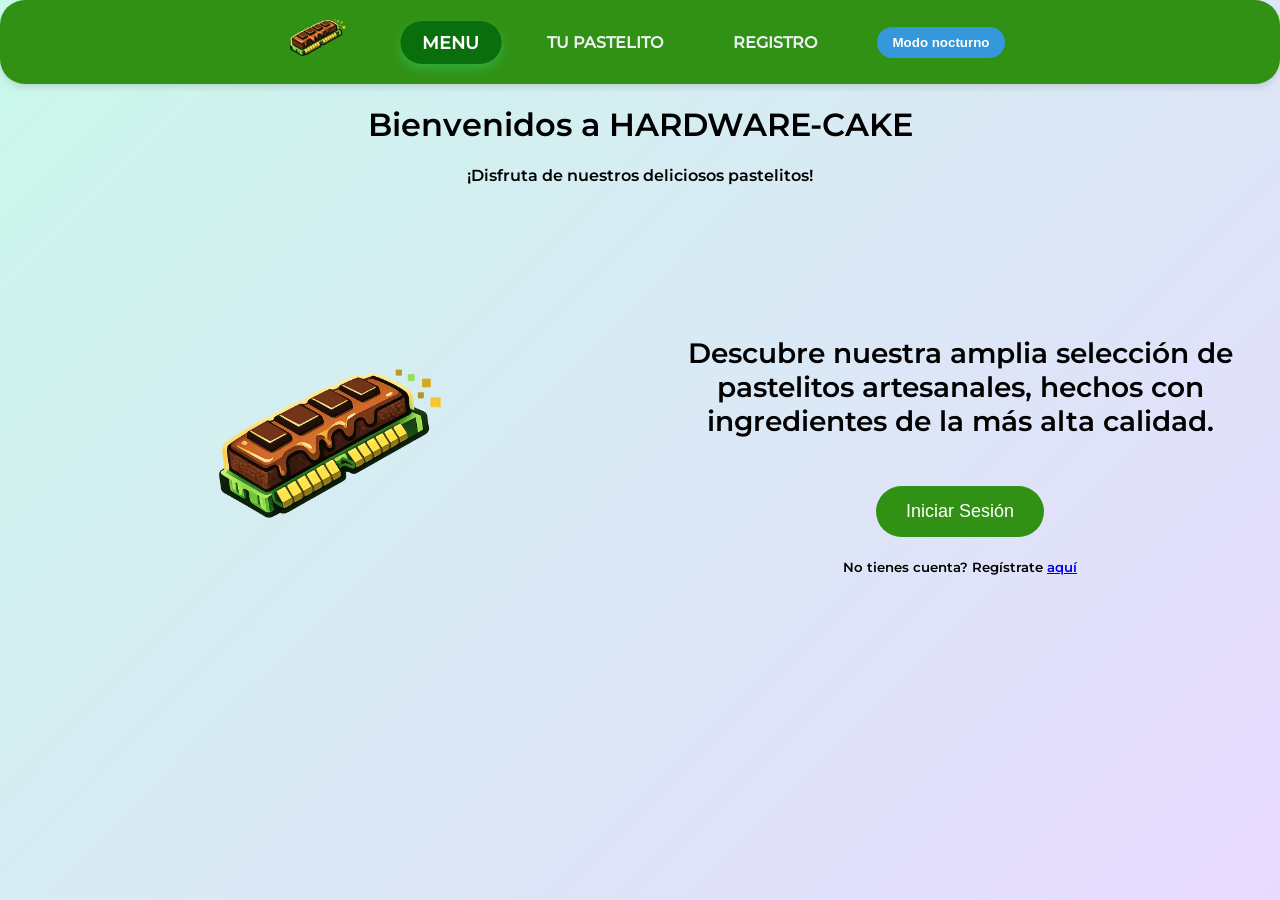
<file: index.html>
<!DOCTYPE html>
<html lang="en">
<head>
    <meta charset="UTF-8">
    <meta name="viewport" content="width=device-width, initial-scale=1.0">
    <title>Pastelitos</title>
    <link rel="stylesheet" href="./css/AM/index.css">
</head>
<body>
    <main-menu></main-menu>

    <div class="central" style=" text-align: center;">
        <h1>Bienvenidos a HARDWARE-CAKE</h1>
        <p>¡Disfruta de nuestros deliciosos pastelitos!</p>
    </div>
    

    <div class="div_central">

        <div class="div_img">
        <img src="./multimedia/assets/cake.png" alt="Pastelito" class="pastelito_img">
        </div>

        <div class="div_text">
            <p class="text_in">Descubre nuestra amplia selección de pastelitos artesanales, hechos con ingredientes de la más alta calidad.</p>
            <button class="boton_in" onclick="abrirModal()">Iniciar Sesión</button>
            <h5>No tienes cuenta? Regístrate <a href="./registro.html">aquí</a></h5
                |>
        </div>

    </div>

    <!-- MODAL LOGIN -->
     <div id="modalLogin" class="modal">
        <div class="modal_contenido">
            <span class="cerrar" onclick="cerrarModal()">&times;</span>
            <h1 style="color: black;">Iniciar Sesión</h1>
            <input type="email" id="correo" placeholder="Correo"><br><br>
            <input type="password" id="contrasena" placeholder="Contraseña"><br><br>
            <button onclick="iniciarSesion()">Entrar</button>
        </div>
    </div>


    
    <script src="./js/AM/menu.js"></script>
    <script src="./js/AM/login.JS"></script>
</body>
</html>
</file>
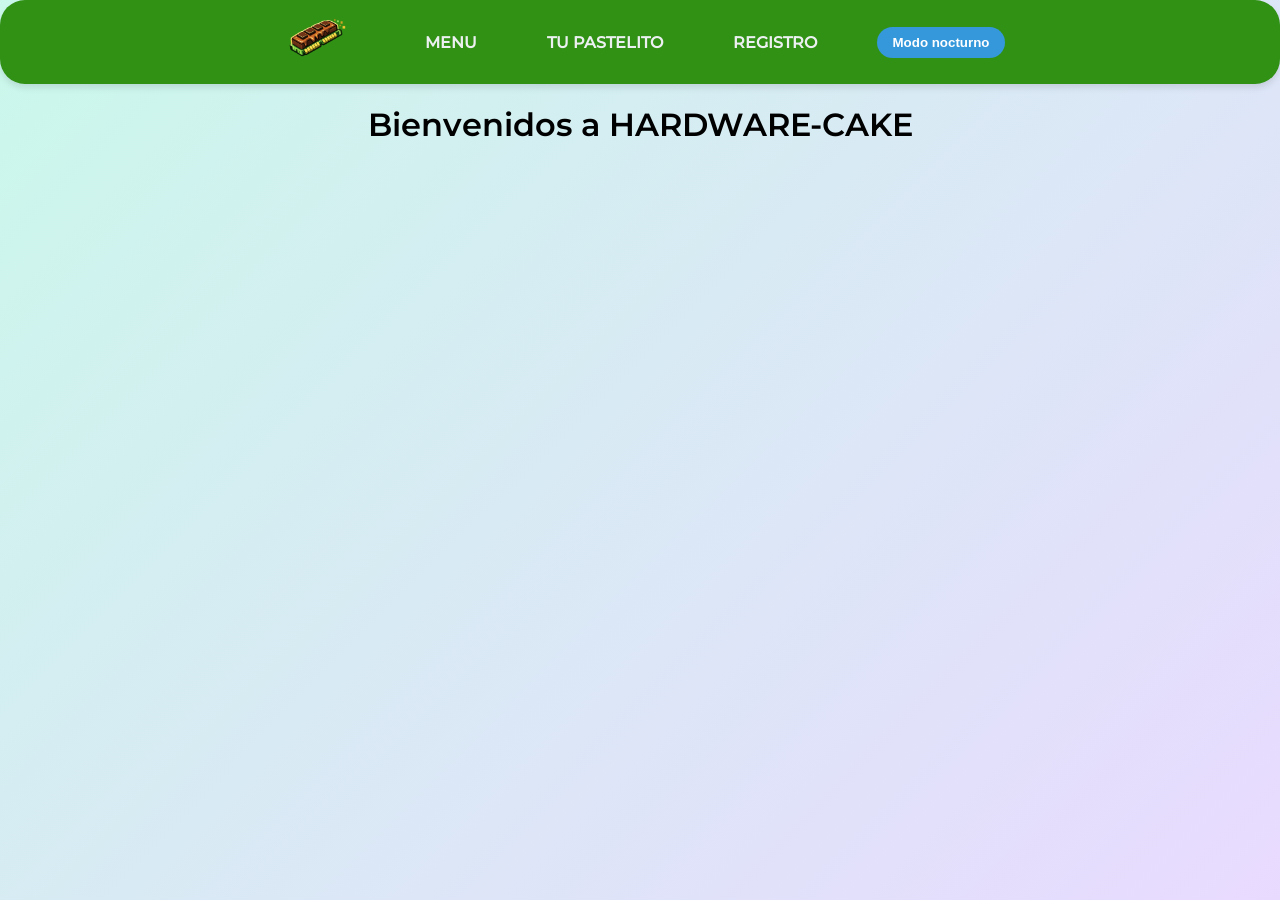
<file: contacto.html>
<!DOCTYPE html>
<html lang="en">

<head>
    <meta charset="UTF-8">
    <meta name="viewport" content="width=device-width, initial-scale=1.0">
    <link rel="stylesheet" href="./css/AM/registro.css">
    <title>Document</title>
</head>

<body>
    <main-menu></main-menu>
    <div class="central" style=" text-align: center;">
        <h1>Bienvenidos a HARDWARE-CAKE</h1>
        <p></p>
    </div>  
    
    <script src="./js/AM/menu.js"></script>
</body>

</html>
</file>
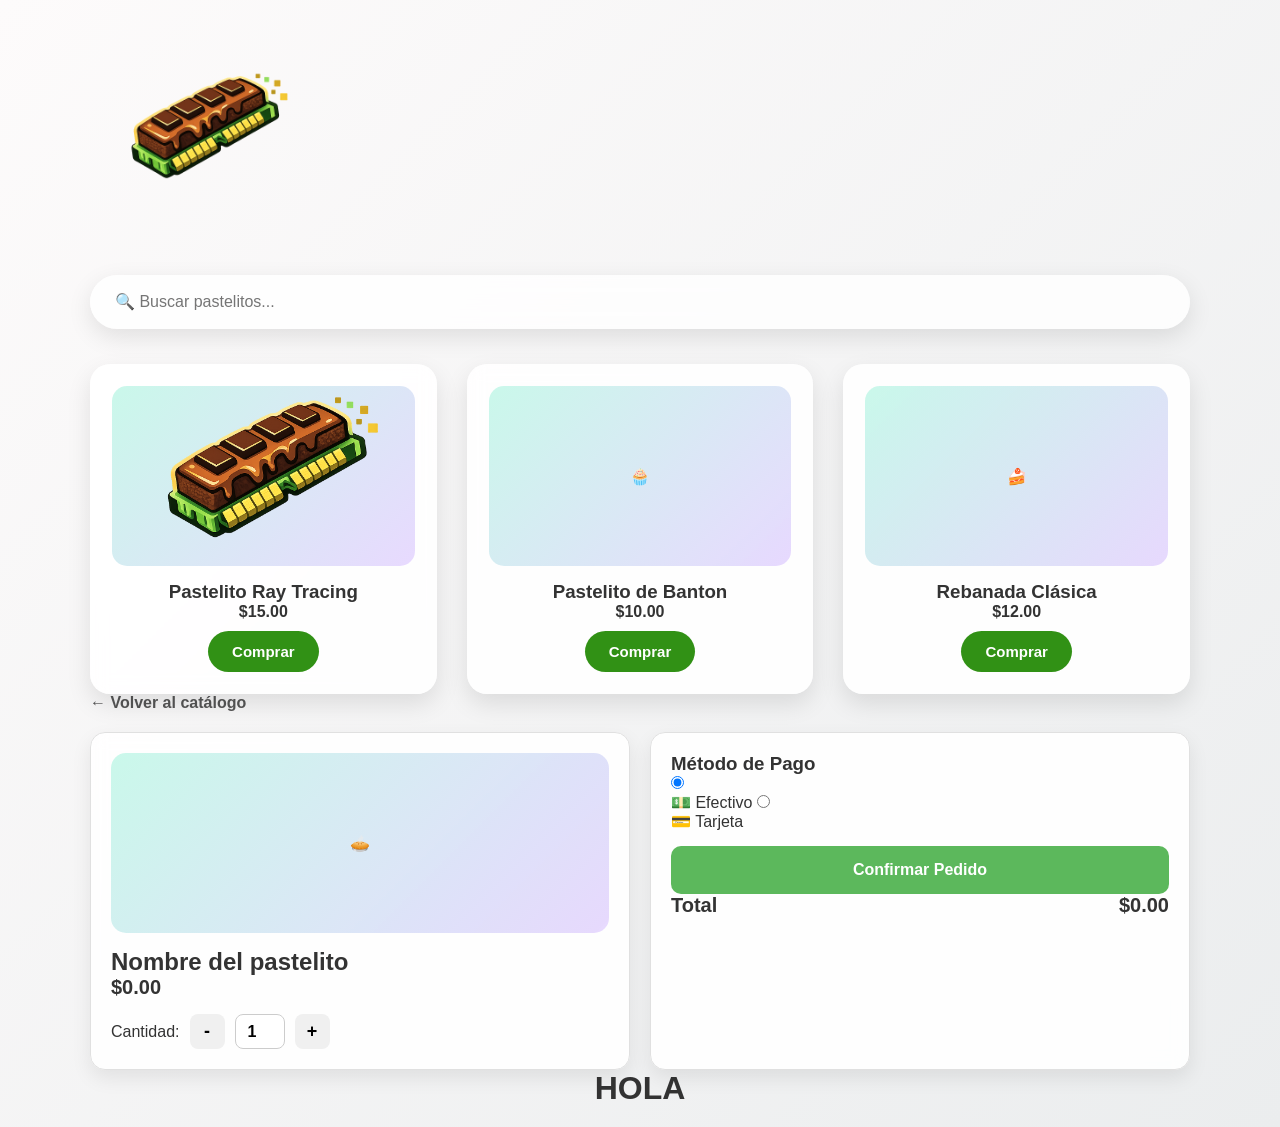
<file: M5S2_PaginaPastelitos.html>
<!DOCTYPE html>
<html lang="es">

<head>
    <meta charset="UTF-8">
    <meta name="viewport" content="width=device-width, initial-scale=1.0">
    <title>Pastelitos Compilines</title>
    <link rel="stylesheet" href="./css/M/estilos.css">
</head>

<body>

    <header>
        <img src="./multimedia/assets/cake.png" style="max-width: 25vh; border-radius: 20px;" alt="Pastelito de Guayaba">
    </header>

    <div class="container">
        <section id="vista-catalogo">
            <input type="text" class="search-bar" placeholder="🔍 Buscar pastelitos...">

            <div class="grid-productos">
                <div class="producto-card">
                    <div class="img-placeholder">
                        <img src="./multimedia/assets/cake.png" alt="logo">
                    </div>
                    <h3>Pastelito Ray Tracing</h3>
                    <p><strong>$15.00</strong></p>
                    <button class="btn-add" onclick="irAPago('Pastelito de Guayaba', 15.00)">Comprar</button>
                </div>
                <div class="producto-card">
                    <div class="img-placeholder">🧁</div>
                    <h3>Pastelito de Banton</h3>
                    <p><strong>$10.00</strong></p>
                    <button class="btn-add" onclick="irAPago('Pastelito de Banton', 10.00)">Comprar</button>
                </div>
                <div class="producto-card">
                    <div class="img-placeholder">🍰</div>
                    <h3>Rebanada Clásica</h3>
                    <p><strong>$12.00</strong></p>
                    <button class="btn-add" onclick="irAPago('Rebanada Clásica', 12.00)">Comprar</button>
                </div>
            </div>
        </section>

        <section id="vista-pago">
            <button class="btn-regresar" onclick="volverCatalogo()">← Volver al catálogo</button>

            <div class="checkout-container">
                <div class="card">
                    <div class="img-placeholder" id="pago-img">🥧</div>
                    <h2 id="pago-titulo">Nombre del pastelito</h2>
                    <p id="pago-precio" style="font-size: 20px; font-weight: bold;">$0.00</p>

                    <div class="quantity-control">
                        <label>Cantidad:</label>
                        <button type="button" onclick="cambiarCantidad(-1)">-</button>
                        <input type="number" id="cantidad" value="1" min="1" readonly>
                        <button type="button" onclick="cambiarCantidad(1)">+</button>
                    </div>
                </div>

                <div class="card">
                    <h3>Método de Pago</h3>
                    <div class="payment-options">
                        <label class="payment-box active" id="label-efectivo">
                            <input type="radio" name="pago" value="efectivo" onchange="mostrarFormulario()" checked>
                            <br>💵 Efectivo
                        </label>
                        <label class="payment-box" id="label-tarjeta">
                            <input type="radio" name="pago" value="tarjeta" onchange="mostrarFormulario()">
                            <br>💳 Tarjeta
                        </label>
                    </div>

                    <div id="formulario-tarjeta" style="display: none;">
                        <div class="form-group">
                            <label>Detalle de la tarjeta</label>
                            <input type="text" placeholder="Número de tarjeta">
                        </div>
                        <div class="row">
                            <div class="form-group" style="flex: 2;">
                                <label>Nombre</label>
                                <input type="text" placeholder="Ej. Juan Pérez">
                            </div>
                            <div class="form-group" style="flex: 1;">
                                <label>Vencimiento</label>
                                <input type="text" placeholder="MM/AA">
                            </div>
                        </div>
                    </div>

                    <button class="btn-confirm">Confirmar Pedido</button>
                    <div class="total-section">
                        <span>Total</span>
                        <span id="precio-total">$0.00</span>
                    </div>
                </div>
            </div>
        </section>
    </div>

    <H1>HOLA</H1>
    <script>
        let precioActual = 0;

        // Cambiar a la vista de pago
        function irAPago(nombre, precio) {
            precioActual = precio;

            // Actualizar textos en la vista de pago
            document.getElementById('pago-titulo').innerText = nombre;
            document.getElementById('pago-precio').innerText = '$' + precio.toFixed(2);
            document.getElementById('precio-total').innerText = '$' + precio.toFixed(2);
            document.getElementById('cantidad').value = 1;

            // Ocultar catálogo, mostrar pago
            document.getElementById('vista-catalogo').style.display = 'none';
            document.getElementById('vista-pago').style.display = 'block';
        }

        // Volver al catálogo
        function volverCatalogo() {
            document.getElementById('vista-pago').style.display = 'none';
            document.getElementById('vista-catalogo').style.display = 'block';
        }

        // Cambiar cantidad
        function cambiarCantidad(cambio) {
            let inputCantidad = document.getElementById('cantidad');
            let nuevaCantidad = parseInt(inputCantidad.value) + cambio;

            if (nuevaCantidad >= 1) {
                inputCantidad.value = nuevaCantidad;
                let total = (nuevaCantidad * precioActual).toFixed(2);
                document.getElementById('precio-total').innerText = '$' + total;
            }
        }

        // Mostrar/Ocultar formulario de tarjeta
        function mostrarFormulario() {
            let opciones = document.getElementsByName('pago');
            let formTarjeta = document.getElementById('formulario-tarjeta');
            let labelEfectivo = document.getElementById('label-efectivo');
            let labelTarjeta = document.getElementById('label-tarjeta');

            for (let opcion of opciones) {
                if (opcion.checked) {
                    if (opcion.value === 'tarjeta') {
                        formTarjeta.style.display = 'block';
                        labelTarjeta.classList.add('active');
                        labelEfectivo.classList.remove('active');
                    } else {
                        formTarjeta.style.display = 'none';
                        labelEfectivo.classList.add('active');
                        labelTarjeta.classList.remove('active');
                    }
                }
            }
        }
    </script>

</body>

</html>
</file>
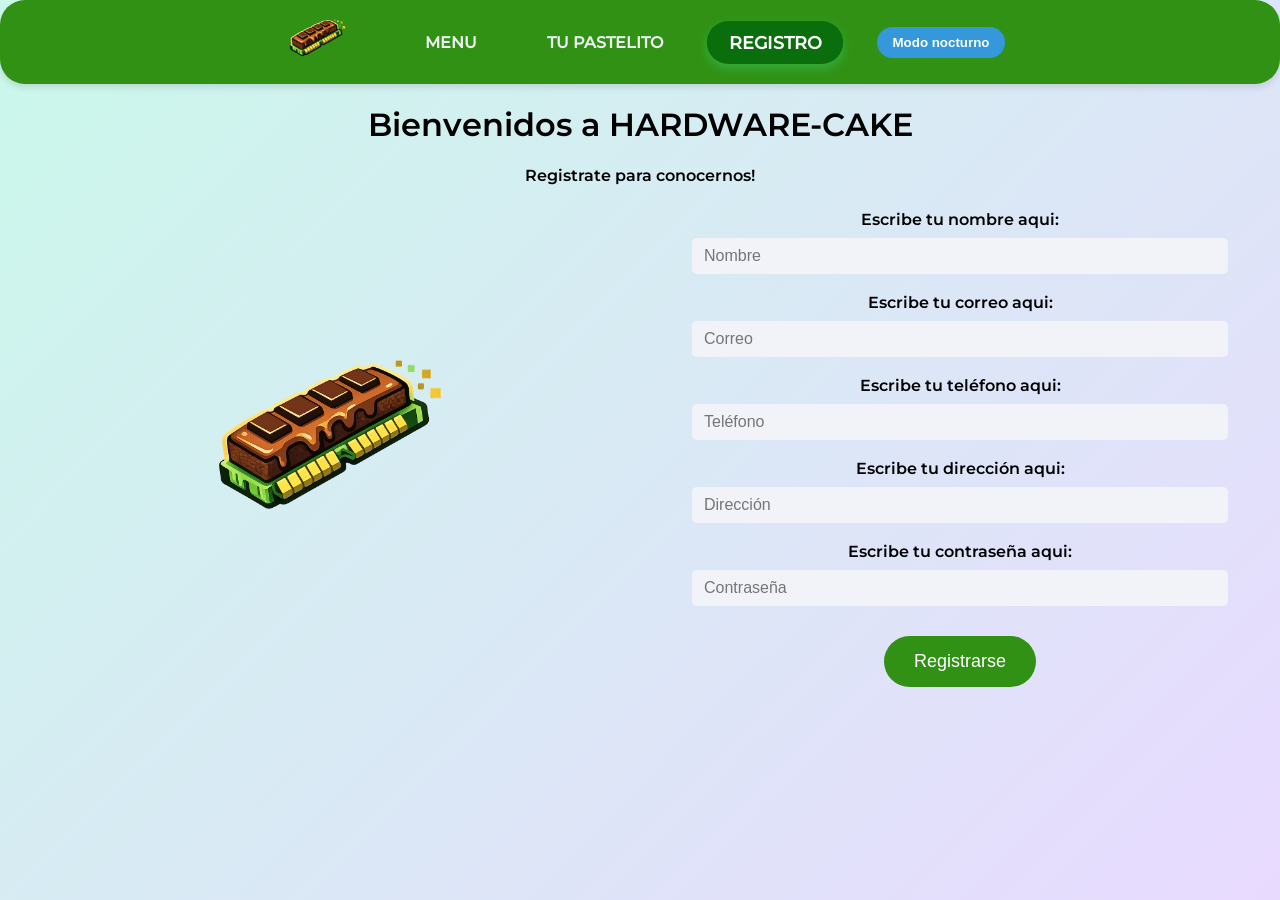
<file: registro.html>
<!DOCTYPE html>
<html lang="en">

<head>
    <meta charset="UTF-8">
    <meta name="viewport" content="width=device-width, initial-scale=1.0">
    <link rel="stylesheet" href="./css/AM/registro.css">
    <title>Document</title>
</head>

<body>
    <main-menu></main-menu>
    <div class="central" style=" text-align: center;">
        <h1>Bienvenidos a HARDWARE-CAKE</h1>
        <p>Registrate para conocernos!</p>
    </div>

    <div class="div_central">

        <div class="div_img">
            <img src="./multimedia/assets/cake.png" alt="Pastelito" class="pastelito_img">
        </div>

        <div class="div_text">
            <form id="formRegistro" class="form">
                <h4>Escribe tu nombre aqui:</h4>
                <input type="text" name="nombre" placeholder="Nombre" required>
                <h4>Escribe tu correo aqui:</h4>
                <input type="email" name="correo" placeholder="Correo" required>
                <h4>Escribe tu teléfono aqui:</h4>
                <input type="tel" name="telefono" placeholder="Teléfono" required>
                <h4>Escribe tu dirección aqui:</h4>
                <input type="text" name="direccion" placeholder="Dirección" required>
                <h4>Escribe tu contraseña aqui:</h4>
                <input type="password" name="contrasena" placeholder="Contraseña" required>
                <div class="boton_div">
                    <button class="boton_in" type="submit">Registrarse</button>
                </div>
            </form>
        </div>

    </div>




    <div id="modal"
        style="display:none; position:fixed; top:0; left:0; width:100%; height:100%; background:rgba(0,0,0,0.5);">
        <div style="background:white; padding:20px; margin:15% auto; width:300px; text-align:center;">
            <p id="mensajeModal"></p>
            <button id="btnCerrar">Cerrar</button>
            <button id="btnInicio" style="display:none;">Volver al menú principal</button>
        </div>
    </div>


    <script src="./js/AM/registro.js"></script>
    <script src="./js/AM/menu.js"></script>
</body>

</html>
</file>
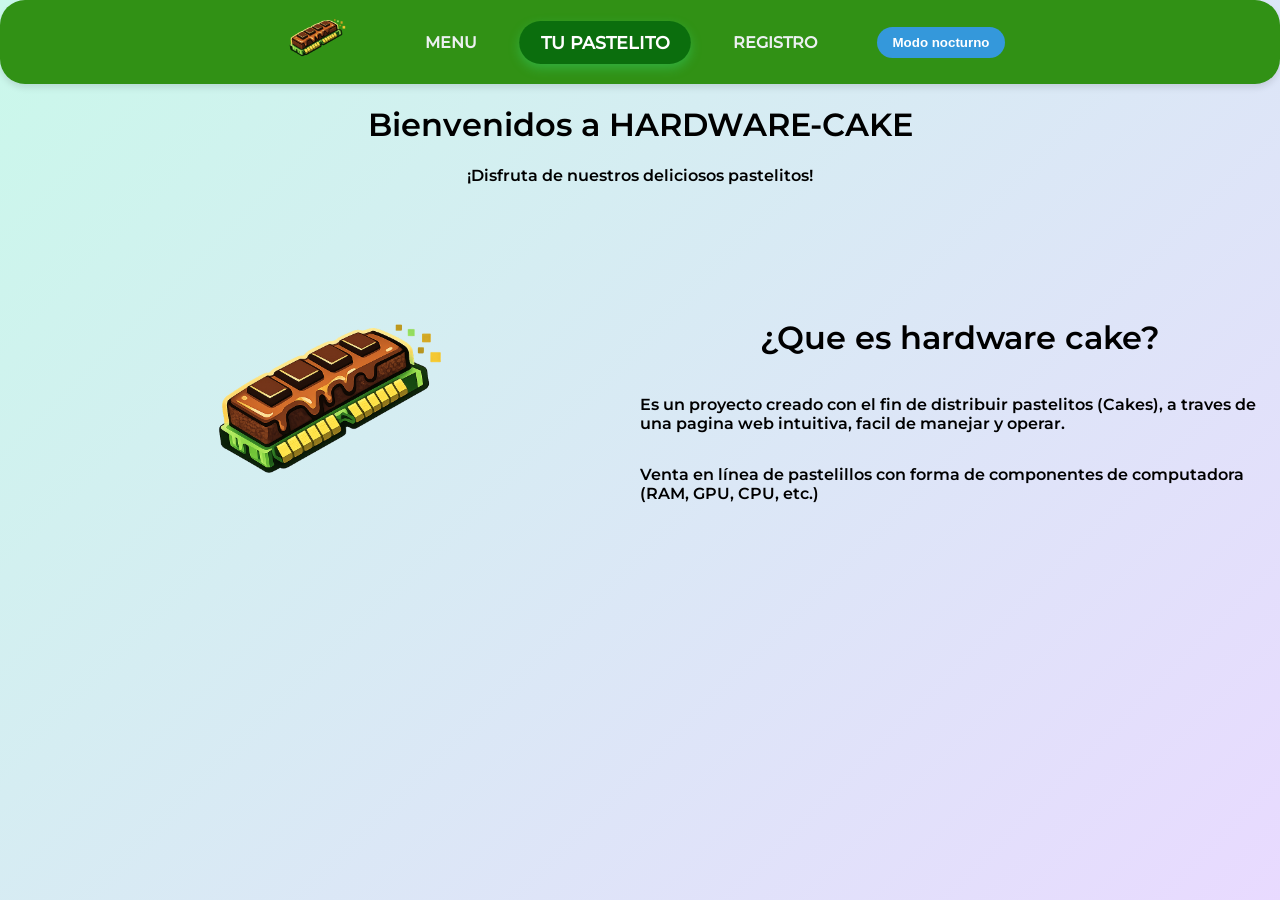
<file: tu_pas.html>
<!DOCTYPE html>
<html lang="en">

<head>
    <meta charset="UTF-8">
    <meta name="viewport" content="width=device-width, initial-scale=1.0">
    <link rel="stylesheet" href="./css/AM/tu_pas.css">
    <title>Tu pastelito</title>
</head>

<body>
    <main-menu></main-menu>
    <div class="central" style=" text-align: center;">
        <h1>Bienvenidos a HARDWARE-CAKE</h1>
        <p>¡Disfruta de nuestros deliciosos pastelitos!</p>
    </div>
    <div class="container_div">
        <div class="container_img">
            <img src="./multimedia/assets/cake.png" alt="Tu pastelito" class="pastelito_img">
        </div>
        <div class="container_text">
            <h1>¿Que es hardware cake?</h1>
            <p>Es un proyecto creado con el fin de distribuir pastelitos (Cakes), a traves de una pagina web intuitiva,
                facil de manejar y operar.</p>
            <p>Venta en línea de pastelillos con forma de componentes de computadora (RAM, GPU, CPU, etc.)</p>
        </div>
    </div>


    <script src="./js/AM/menu.js"></script>
</body>

</html>
</file>
<file: css/AM/index.css>
@import url("./fonts.css");

html{
    padding: 0;
    margin: 0;
    font-family: Montserrat-SemiBold;
    height: 100%;
    width: 100%;
}

body {
  background: linear-gradient(135deg, #21e2a93d, #9857ff38);
  color: #000000;
  padding: 0;
  margin: 0;
}

.div_central{
    display: flex;
    justify-content: center;
    align-items: center;
    height: 56dvh;
    width: 100%;
}

.div_img{
    justify-content: center;
    align-items: center;
    height: 46dvh;
    width: 50%;
    display: flex;
}

.pastelito_img{
    max-width: 50%;
    height: auto;
}

.text_in{
    width: 90%;
    text-align: center;
    max-width: 2000px;
    font-size: 28px;}

.div_text{
    display: flex;
    justify-content: center;
    height: 40dvh;
    width: 50%;
    flex-direction: column;
    align-items: center;
}

.boton_in{
    background: linear-gradient(135deg, #319115, #319115);
    color: white;
    border: none;
    padding: 15px 30px;
    font-size: 18px;
    border-radius: 40px;
    cursor: pointer;
    margin-top: 20px;
}

.modal_contenido {
    background: white;
    width: 300px;
    padding: 20px;
    margin: 10% auto;
    border-radius: 10px;
    text-align: center;
}

.modal {
    position: fixed;
    z-index: 1;
    left: 0;
    top: 0;
    width: 100%;
    height: 100%;
    background-color: rgba(0,0,0,0.5);
    opacity: 0;
    visibility: hidden;
    transition: opacity 0.4s ease, visibility 0.4s ease;
}


.modal.mostrar {
    opacity: 1;
    visibility: visible;
}

.modal_contenido {
    background-color: white;
    margin: 10% auto;
    padding: 20px;
    width: 300px;
    border-radius: 10px;
    /* animación del contenido */
    transform: translateY(-50px) scale(0.9);
    opacity: 0;
    transition: transform 0.4s ease;
}

.modal.mostrar .modal_contenido {
    transform: translateY(0) scale(1);
    opacity: 1;
}

.modal.mostrar .modal_contenido {
    transform: translateY(0);
}

.cerrar {
    float: right;
    font-size: 25px;
    cursor: pointer;
}

body.dark-mode .section {
  background: #1e1e1e;
}

body.dark-mode .section-title {
  color: #90caf9;
  border-bottom: 2px solid #90caf9;
}

body.dark-mode menu {
  background-color: #0d1b2a;
}

body.dark-mode menu ul li a {
  color: #eceff1;
}

body.dark-mode menu ul li a:hover {
  background-color: #bb86fc;
  color: #000;
}

body.dark-mode .container {
  color: #cfd8dc;
}

body.dark-mode {
  background: linear-gradient(80deg, #000000, #1a0033, #013b06);
  color: rgb(255, 255, 255);
}

body.dark-mode .boton_in{
    background-color: #502ded;
    color: white;
}
</file>
<file: css/AM/registro.css>
@import url("./fonts.css");

html{
    padding: 0;
    margin: 0;
    font-family: Montserrat-SemiBold;
    height: 100%;
    width: 100%;
}

body {
  background: linear-gradient(135deg, #21e2a93d, #9857ff38);
  color: #000000;
  padding: 0;
  margin: 0;
}

h4{
    margin: 9px;
}

.div_central{
    display: flex;
    justify-content: center;
    align-items: center;
    height: 60%;
    width: 100%;
}

.div_img{
    justify-content: center;
    align-items: center;
    height: 46dvh;
    width: 50%;
    display: flex;
}

.form{
    display: contents;
    justify-content: center;
    align-items: center;
    width: 50%;
}

.pastelito_img{
    max-width: 50%;
    height: auto;
}

.text_in{
    width: 90%;
    text-align: center;
    max-width: 2000px;
    font-size: 28px;}

.div_text{
    display: flex;
    justify-content: center;
    width: 50%;
    flex-direction: column;
    align-items: center;
}

.boton_in{
    background: linear-gradient(135deg, #319115, #319115);
    color: white;
    border: none;
    padding: 15px 30px;
    font-size: 18px;
    border-radius: 40px;
    cursor: pointer;
    margin-top: 20px;
}

.modal_contenido {
    background: white;
    width: 300px;
    padding: 20px;
    margin: 10% auto;
    border-radius: 10px;
    text-align: center;
}

.modal {
    position: fixed;
    z-index: 1;
    left: 0;
    top: 0;
    width: 100%;
    height: 100%;
    background-color: rgba(0,0,0,0.5);
    opacity: 0;
    visibility: hidden;
    transition: opacity 0.4s ease, visibility 0.4s ease;
}

input[type="text"], input[type="email"], input[type="tel"], input[type="password"] {
    display: block;
    width: 80%;
    padding: 0.375rem 0.75rem;
    font-size: 1rem;
    font-weight: 400;
    line-height: 1.5;
    color: var(--bs-body-color);
    -webkit-appearance: none;
    -moz-appearance: none;
    appearance: none;
    background-color: var(--bs-body-bg);
    background-clip: padding-box;
    border: var(--bs-border-width) solid var(--bs-border-color);
    border-radius: var(--bs-border-radius);
    transition: border-color 0.15s ease-in-out, box-shadow 0.15s ease-in-out;
    background-color: #F2F3F9;
    margin-bottom: 10px;
    border: none;
    border-radius: 5px;
}

input:focus{
    color: var(--bs-body-color);
    background-color: var(--bs-body-bg);
    outline: 0;
    box-shadow: 0 0 0 0.1rem #6D5DE2;
}

.modal.mostrar {
    opacity: 1;
    visibility: visible;
}

.modal_contenido {
    background-color: white;
    margin: 10% auto;
    padding: 20px;
    width: 300px;
    border-radius: 10px;
    /* animación del contenido */
    transform: translateY(-50px) scale(0.9);
    opacity: 0;
    transition: transform 0.4s ease;
}

.modal.mostrar .modal_contenido {
    transform: translateY(0) scale(1);
    opacity: 1;
}

.modal.mostrar .modal_contenido {
    transform: translateY(0);
}

.cerrar {
    float: right;
    font-size: 25px;
    cursor: pointer;
}

.boton_div {
    display: flex;
    justify-content: center;
}

body.dark-mode .section {
  background: #1e1e1e;
}

body.dark-mode .section-title {
  color: #90caf9;
  border-bottom: 2px solid #90caf9;
}

body.dark-mode menu {
  background-color: #0d1b2a;
}

body.dark-mode menu ul li a {
  color: #eceff1;
}

body.dark-mode menu ul li a:hover {
  background-color: #bb86fc;
  color: #000;
}

body.dark-mode .container {
  color: #cfd8dc;
}

body.dark-mode {
  background: linear-gradient(80deg, #000000, #1a0033, #013b06);
  color: rgb(255, 255, 255);
}

body.dark-mode .boton_in{
    background-color: #502ded;
    color: white;
}
</file>
<file: css/M/estilos.css>
* {
    box-sizing: border-box;
    margin: 0;
    padding: 0;
}

/* BODY */
body {
    font-family: 'Comic Neue', cursive, sans-serif;
    background: linear-gradient(135deg, #fdfbfb, #ebedee);
    color: #333;
    padding: 20px;
    display: flex;
    flex-direction: column;
    align-items: center;
}

/* HEADER Y TÍTULO GRAFITI PASTEL */
header {
    display: flex;
    justify-content: space-between;
    align-items: center;
    margin-bottom: 30px;
    width: 100%;
    max-width: 1100px;
}

.graffiti-title {
    font-family: 'Permanent Marker', cursive;
    font-size: 55px;
    text-align: center;
    color: #fff;
    flex-grow: 1;
    margin: 0 20px;
    letter-spacing: 2px;
    transform: rotate(-3deg);
    /* Sombras color pastel rosa y azul para el estilo */
    text-shadow: 
        4px 4px 0px #ffb6c1, 
        -3px -3px 0px #add8e6, 
        0px 8px 15px rgba(0,0,0,0.2);
}

.btn-carrito-nav {
    background: linear-gradient(135deg, #ff6b6b, #ff4c4c);
    color: white;
    border: none;
    padding: 12px 24px;
    border-radius: 30px;
    font-size: 16px;
    font-weight: bold;
    cursor: pointer;
    box-shadow: 0 4px 15px rgba(255, 107, 107, 0.4);
    transition: transform 0.2s ease, box-shadow 0.2s ease;
    font-family: inherit;
    white-space: nowrap;
}

.btn-carrito-nav:hover {
    transform: scale(1.08);
    box-shadow: 0 6px 20px rgba(255, 107, 107, 0.6);
}

/* CONTENEDOR */
.container {
    max-width: 1100px;
    width: 100%;
}

/* 🔍 BARRA DE BÚSQUEDA */
.search-bar {
    width: 100%;
    padding: 18px 25px;
    margin-bottom: 35px;
    border: none;
    border-radius: 50px;
    font-size: 16px;
    outline: none;
    background: rgba(255,255,255,0.8);
    backdrop-filter: blur(10px);
    box-shadow: 0 8px 25px rgba(0,0,0,0.1);
    transition: all 0.3s ease;
    font-family: inherit;
}

.search-bar:focus {
    transform: scale(1.02);
    box-shadow: 0 0 25px rgba(49, 145, 21, 0.5);
}

/* GRID PRODUCTOS */
.grid-productos {
    display: grid;
    grid-template-columns: repeat(auto-fill, minmax(260px, 1fr));
    gap: 30px;
}

/* TARJETA PRODUCTO */
.producto-card {
    background: rgba(255,255,255,0.9);
    border-radius: 20px;
    padding: 20px;
    backdrop-filter: blur(8px);
    box-shadow: 0 10px 25px rgba(0,0,0,0.1);
    text-align: center;
    border: 2px solid transparent;
    transition: all 0.3s ease;
}

.producto-card:hover {
    transform: translateY(-10px) scale(1.03);
    border-color: #319115;
    box-shadow: 0 15px 35px rgba(0,0,0,0.15);
}

/* IMÁGENES */
.img-placeholder {
    width: 100%;
    height: 180px;
    background: linear-gradient(135deg, #21e2a93d, #9857ff38);
    border-radius: 15px;
    display: flex;
    align-items: center;
    justify-content: center;
    margin-bottom: 15px;
    overflow: hidden;
}

.img-placeholder img {
    width: 100%;
    height: 100%;
    object-fit: cover;
}

.img-dentro {
    width: 100%;
    height: 320px;
    background: linear-gradient(135deg, #21e2a93d, #9857ff38);
    border-radius: 15px;
    display: flex;
    align-items: center;
    justify-content: center;
    margin-bottom: 15px;
    overflow: hidden;
}

.img-dentro img {
    width: 100%;
    height: 100%;
    object-fit: cover;
}

/* BOTONES */
.btn-add {
    background: linear-gradient(135deg, #319115, #319115);
    color: white;
    border: none;
    padding: 12px 24px;
    border-radius: 30px;
    cursor: pointer;
    font-size: 15px;
    margin-top: 10px;
    font-weight: bold;
    transition: all 0.3s ease;
    font-family: inherit;
}

.btn-add:hover {
    background: linear-gradient(135deg, #319115, #2ac952);
    transform: scale(1.1);
}

.btn-regresar {
    background: transparent;
    border: none;
    color: #555;
    font-size: 16px;
    cursor: pointer;
    margin-bottom: 20px;
    text-decoration: none;
    font-weight: bold;
    transition: color 0.2s ease;
    font-family: inherit;
    padding: 0;
}

.btn-regresar:hover {
    color: #000;
    text-decoration: underline;
}

.btn-confirm {
    width: 100%;
    background-color: #5cb85c;
    color: white;
    border: none;
    padding: 15px;
    font-size: 16px;
    font-weight: bold;
    border-radius: 10px;
    cursor: pointer;
    margin-top: 15px;
    transition: 0.3s;
    font-family: inherit;
}

.btn-confirm:hover {
    transform: scale(1.02);
    background-color: #4cae4c;
}

/* VISTAS */
.checkout-container {
    display: flex;
    gap: 20px;
    flex-wrap: wrap;
}

.card {
    background: rgba(255,255,255,0.9);
    border-radius: 15px;
    padding: 20px;
    backdrop-filter: blur(8px);
    box-shadow: 0 8px 20px rgba(0,0,0,0.08);
    flex: 1;
    min-width: 300px;
    border: 1px solid #e0e0e0;
}

/* CANTIDAD */
.quantity-control {
    display: flex;
    align-items: center;
    gap: 10px;
    margin-top: 15px;
}

.quantity-control button {
    width: 35px;
    height: 35px;
    border: none;
    background: #f0f0f0;
    border-radius: 8px;
    cursor: pointer;
    font-family: inherit;
    font-weight: bold;
    font-size: 18px;
    transition: 0.2s;
}

.quantity-control button:hover {
    background: #ddd;
}

.quantity-control input {
    width: 50px;
    text-align: center;
    border: 1px solid #ccc;
    border-radius: 8px;
    height: 35px;
    font-family: inherit;
    font-size: 16px;
    font-weight: bold;
}

.total-section {
    display: flex;
    justify-content: space-between;
    align-items: center;
    font-size: 20px;
    font-weight: bold;
}

/* --- CARRITO PRO --- */
.carrito-container-pro {
    display: flex;
    gap: 20px;
    flex-wrap: wrap;
    align-items: flex-start;
}

.carrito-items-col {
    flex: 2;
    min-width: 300px;
}

.carrito-pago-col {
    flex: 1;
    min-width: 300px;
    background: rgba(255,255,255,0.95);
    padding: 25px;
    border-radius: 15px;
    box-shadow: 0 8px 25px rgba(0,0,0,0.1);
    border: 1px solid #e0e0e0;
}

.carrito-item {
    display: flex;
    align-items: center;
    gap: 15px;
    margin-bottom: 15px;
    background: white;
    padding: 15px;
    border-radius: 12px;
    box-shadow: 0 4px 10px rgba(0,0,0,0.05);
    border: 1px solid #e0e0e0;
}

.carrito-item img {
    border-radius: 8px;
    object-fit: cover;
}

.carrito-item .info {
    flex-grow: 1;
}

.carrito-item .botones button {
    padding: 5px 12px;
    border: 1px solid #ddd;
    background: #f9f9f9;
    cursor: pointer;
    border-radius: 5px;
    font-family: inherit;
    font-weight: bold;
}

.carrito-item .btn-eliminar {
    background: none;
    border: none;
    cursor: pointer;
    font-size: 18px;
}

/* FORMULARIO Y BOTONES DE PAGO (NUEVO) */
.input-pro {
    width: 100%;
    padding: 12px;
    border: 1px solid #ccc;
    border-radius: 8px;
    font-family: inherit;
    font-size: 14px;
}

.input-pro:focus {
    border-color: #5cb85c;
    outline: none;
    box-shadow: 0 0 8px rgba(92,184,92,0.3);
}

.payment-group {
    display: flex;
    gap: 15px;
    margin-bottom: 20px;
}

.payment-group input[type="radio"] {
    display: none; /* Oculta el círculo del radio por defecto */
}

.payment-label {
    flex: 1;
    text-align: center;
    padding: 12px;
    background: #f9f9f9;
    border: 2px solid #ddd;
    border-radius: 10px;
    cursor: pointer;
    font-weight: bold;
    color: #666;
    transition: all 0.3s ease;
}

.payment-group input[type="radio"]:checked + .payment-label {
    background: #e8f5e9;
    border-color: #5cb85c;
    color: #319115;
    box-shadow: 0 4px 10px rgba(92,184,92,0.2);
    transform: scale(1.05);
}

.info-producto-lista {
    list-style: none;
    margin-top: 15px;
    padding: 15px;
    background: #f9f9f9;
    border-radius: 10px;
    font-size: 15px;
}

.info-producto-lista li {
    margin-bottom: 10px;
    color: #444;
}

@keyframes fadeIn {
    from { opacity: 0; transform: translateY(-5px); }
    to { opacity: 1; transform: translateY(0); }
}

/* ANIMACIONES DEL CARRITO */
.animacion-volar {
    position: fixed;
    z-index: 9999;
    border-radius: 15px;
    transition: all 0.8s cubic-bezier(0.25, 0.8, 0.25, 1);
    pointer-events: none;
    box-shadow: 0 10px 20px rgba(0,0,0,0.2);
}

@keyframes shakeCart {
    0% { transform: scale(1); }
    25% { transform: scale(1.2) rotate(-10deg); }
    50% { transform: scale(1.2) rotate(10deg); }
    75% { transform: scale(1.2) rotate(-10deg); }
    100% { transform: scale(1); }
}

.shake-anim {
    animation: shakeCart 0.4s ease-in-out;
}
</file>
<file: css/AM/tu_pas.css>
@import url("./fonts.css");

html{
    padding: 0;
    margin: 0;
    font-family: Montserrat-SemiBold;
    height: 100%;
    width: 100%;
}

body {
  background: linear-gradient(135deg, #21e2a93d, #9857ff38);
  color: #000000;
  padding: 0;
  margin: 0;
}

.container_div{
    display: flex;
    justify-content: center;
    align-items: center;
    height: 60%;
    width: 100%;

}

.container_text{
    display: flex;
    justify-content: center;
    align-items: center;
    height: 60%;
    width: 50%;
    flex-direction: column;
}

.container_img{
   justify-content: center;
    align-items: center;
    height: 46dvh;
    width: 50%;
    display: flex;
}

.pastelito_img{
    max-width: 50%;
    height: auto;
}

body.dark-mode .section {
  background: #1e1e1e;
}

body.dark-mode .section-title {
  color: #90caf9;
  border-bottom: 2px solid #90caf9;
}

body.dark-mode menu {
  background-color: #0d1b2a;
}

body.dark-mode menu ul li a {
  color: #eceff1;
}

body.dark-mode menu ul li a:hover {
  background-color: #bb86fc;
  color: #000;
}

body.dark-mode .container {
  color: #cfd8dc;
}

body.dark-mode {
  background: linear-gradient(80deg, #000000, #1a0033, #013b06);
  color: rgb(255, 255, 255);
}

body.dark-mode .boton_in{
    background-color: #502ded;
    color: white;
}
</file>
